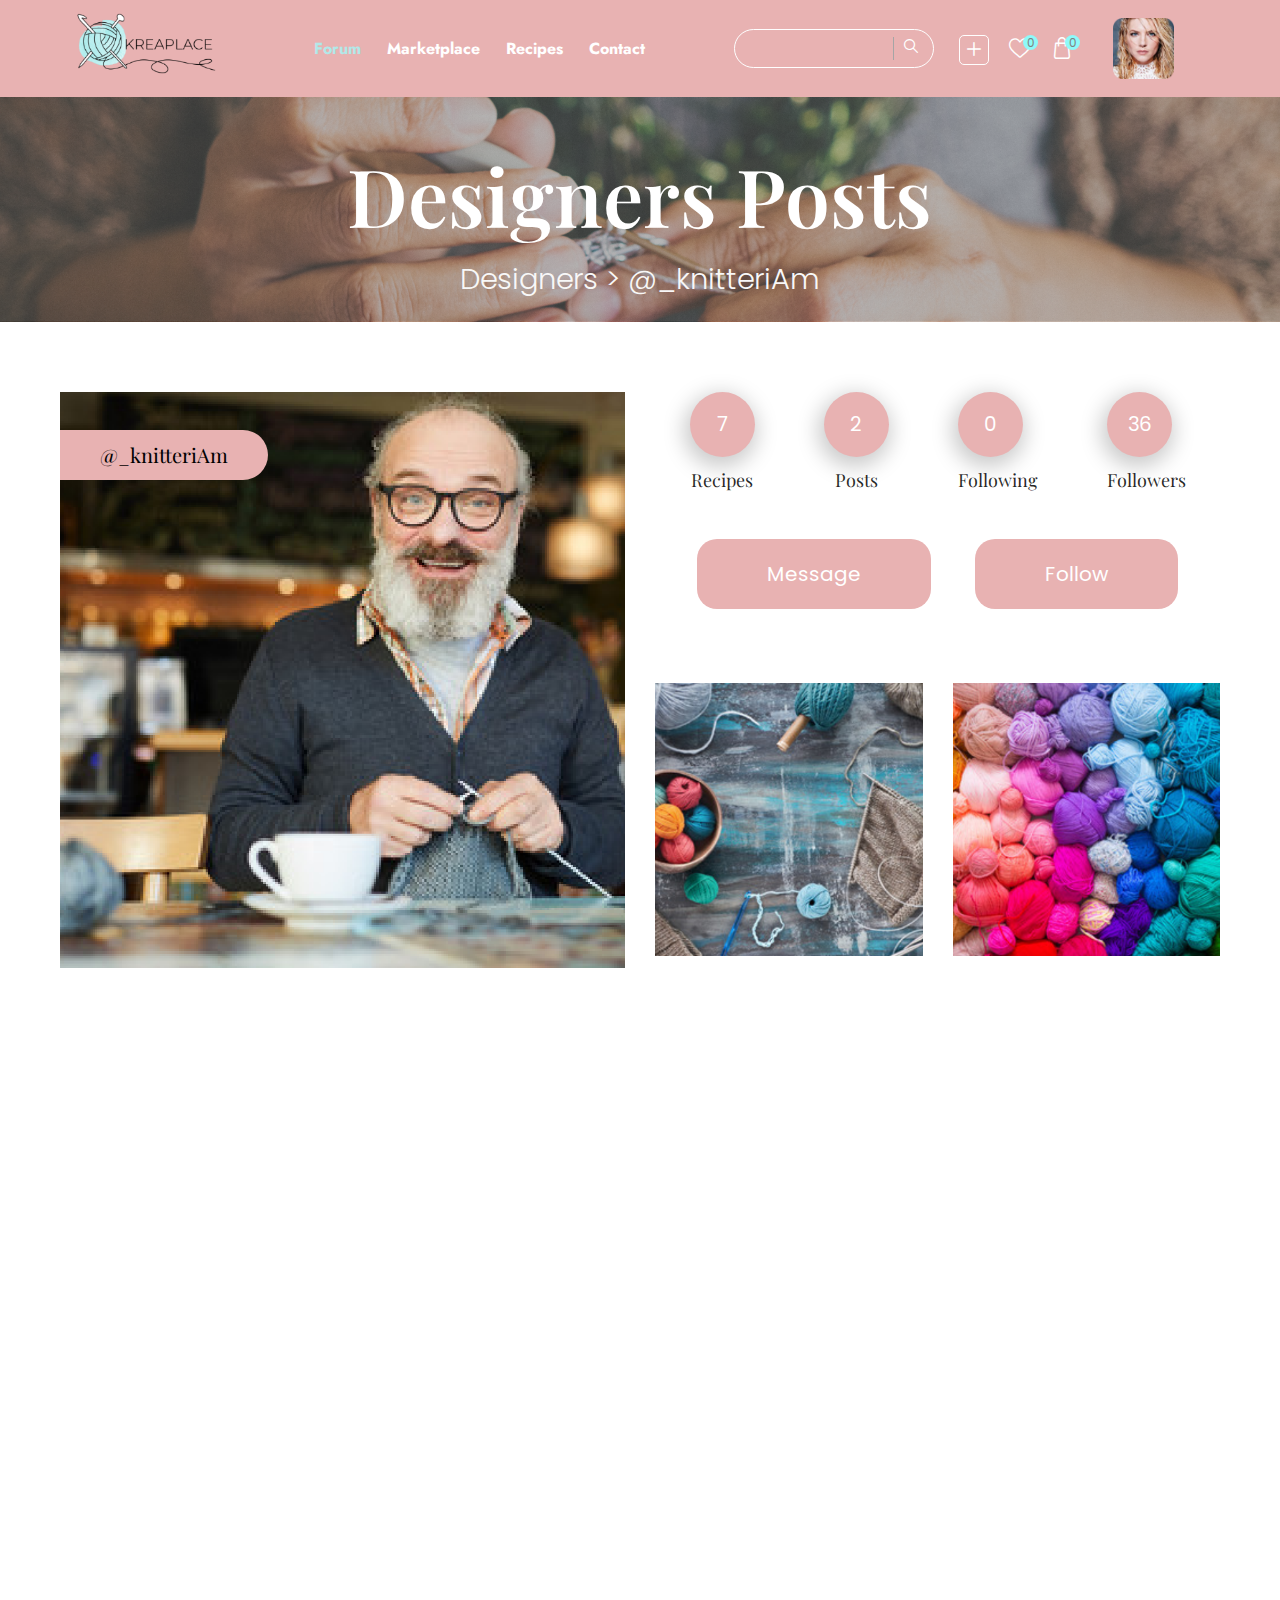
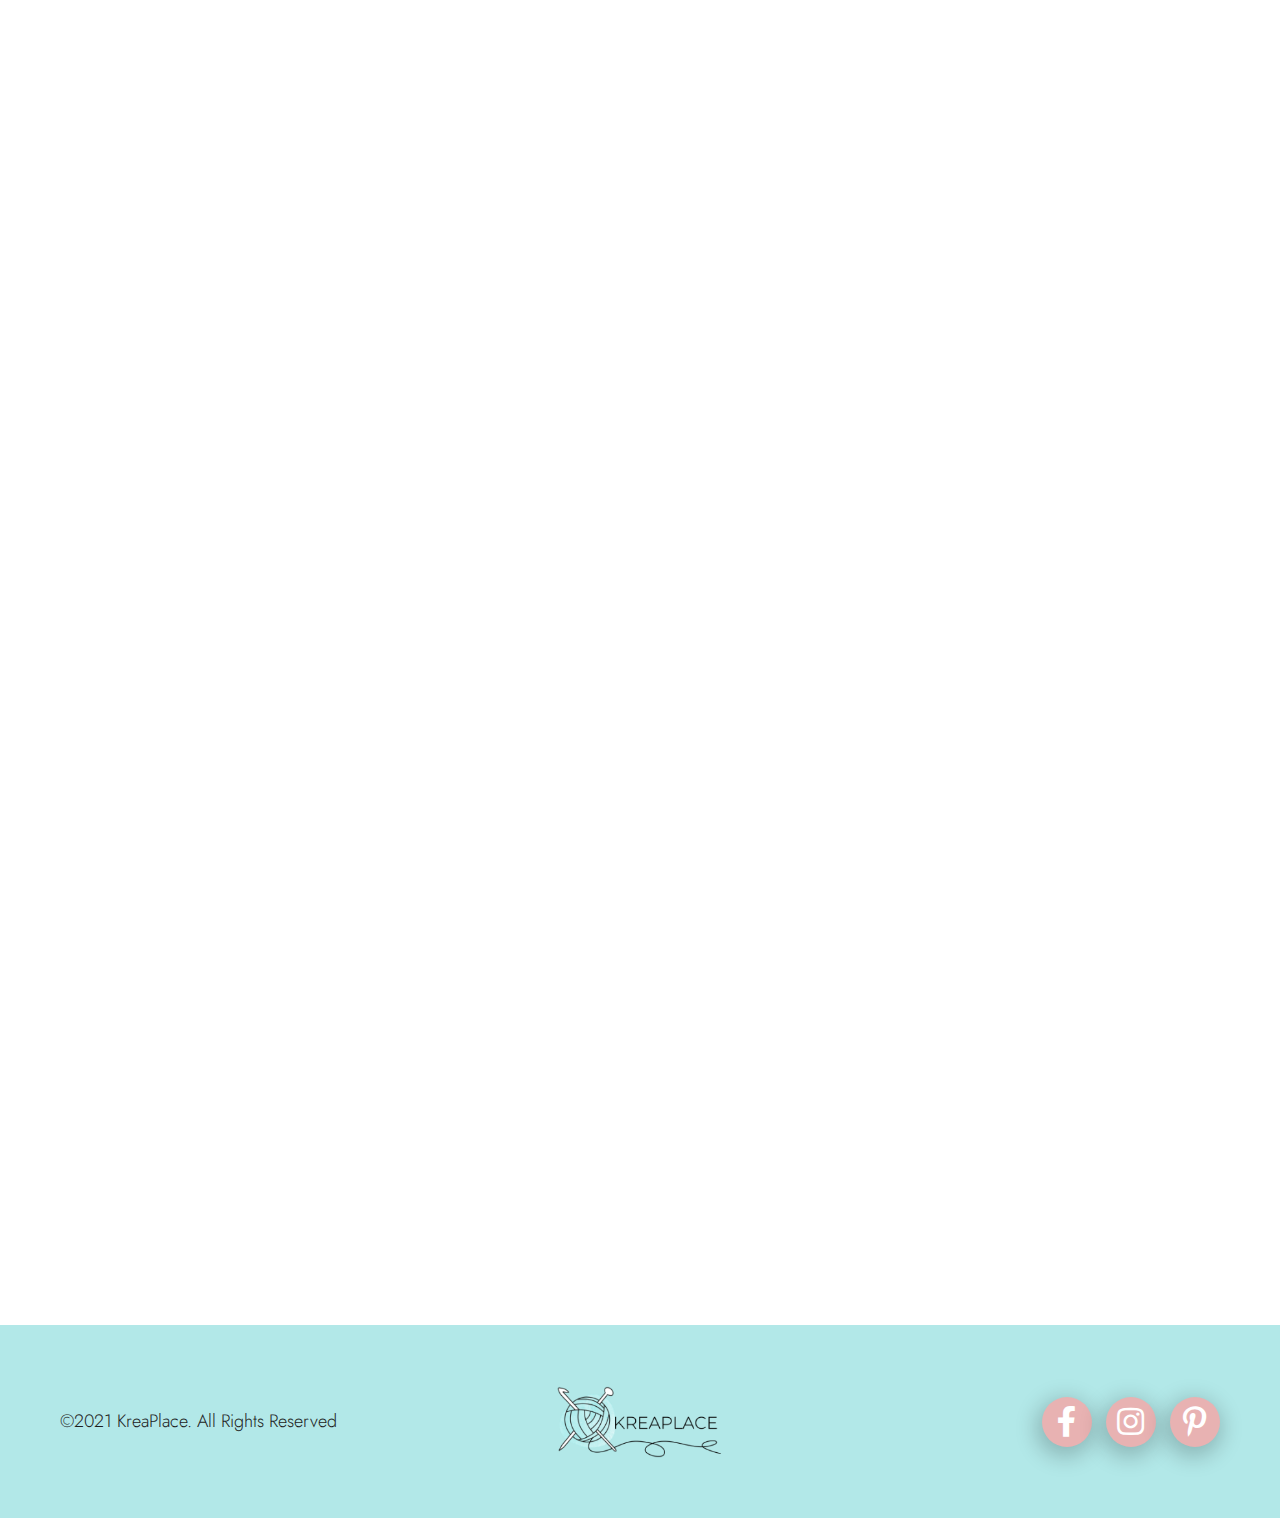
<file: index.html>
<!doctype html>
<html lang="en">

    <head>
        <!-- Title  -->
        <title>KreaPlace</title>

        <!-- Required meta tags -->
        <meta charset="utf-8">
        <meta name="viewport" content="width=device-width, initial-scale=1, shrink-to-fit=no">
        <!-- font awsome -->
        <link rel="stylesheet" href="css/fontawsome_all.min.css">
        <!-- Bootstrap CSS -->
        <link rel="stylesheet" href="css/bootstrap.min.css">
        <!-- flat icon -->
        <link rel="stylesheet" type="text/css" href="font/flaticon.css">
        <link rel="stylesheet" href="css/aos.css">

        <!-- custom css  -->
        <link rel="stylesheet" href="css/style.css">
        <link rel="stylesheet" href="css/responsive.css">
    </head>

    <body data-spy="scroll" data-target=".navbar" data-offset="100">
        <!--01_header area start here -->
        <header id="header_section">
            <nav class="navbar navbar-expand-lg">
                <div class="container">
                    <div class="row w-100">
                        <div class="col-lg-2 col-4  order-lg-1  order-2  order-sm-2">
                            <a class="navbar-brand" href="#"><img src="images/Kreaplace_bl1_e.png"
                                    class="w-100 img-fluid" alt="Logo"></a>
                        </div>
                        <div class="col-lg-5  col-4 order-lg-2  order-1  order-sm-1 align-self-center">
                            <div class="nav_wrapper">
                                <button class="navbar-toggler mobile_menu" type="button" data-bs-toggle="collapse"
                                    data-bs-target="#navbarSupportedContent" aria-controls="navbarSupportedContent"
                                    aria-expanded="false" aria-label="Toggle navigation">
                                    <span class="navbar-toggler-icon"></span>
                                    <span class="navbar-toggler-icon"></span>
                                    <span class="navbar-toggler-icon"></span>
                                </button>
                                <div class="collapse navbar-collapse" id="navbarSupportedContent">
                                    <div class="container-md container-sm text-center">
                                        <ul class="navbar-nav me-auto mb-2 mb-lg-0">
                                            <li class="nav-item">
                                                <a class="nav-link active" aria-current="page"
                                                    href="index.html">Forum</a>
                                            </li>
                                            <li class="nav-item">
                                                <a class="nav-link" href="#features_section">Marketplace</a>
                                            </li>
                                            <li class="nav-item">
                                                <a class="nav-link" href="#project_section">Recipes</a>
                                            </li>
                                            <li class="nav-item">
                                                <a class="nav-link" href="#footer_section">Contact</a>
                                            </li>
                                        </ul>
                                    </div>
                                </div>
                            </div>
                        </div>
                        <div
                            class="col-lg-5 col-4 order-lg-3  order-3 order-sm-3 w-100 align-self-center justify-self-end">
                            <form class="d-flex align-items-center justify-content-end">
                                <div class="icon d-flex">
                                    <div class="search">
                                        <input type="search">
                                        <a href="#"><i class="flaticon-loupe"></i></a>
                                    </div>
                                    <div class="header_icon icon_left">
                                        <a href="#"><i class="flaticon-plus"></i></a>
                                    </div>
                                    <div class="header_icon">
                                        <a href="#"><i class="flaticon-heart" aria-hidden="true"></i></a>
                                        <span>0</span>
                                    </div>
                                    <div class="header_icon">
                                        <a href="#"><i class="flaticon-bag"></i></a>
                                        <span>0</span>
                                    </div>
                                </div>
                                <div class="user_img">
                                    <a href="#"> <img src="images/Rectangle_4.png" alt="User image"
                                            class="img-fluid w-100"></a>
                                </div>
                            </form>
                        </div>
                    </div>
                </div>
            </nav>
        </header>
        <!-- 01_header area end here -->

        <!-- 02_banner area start here -->
        <section id="banner_section" class="banner_section" data-aos="fade-up">
            <div class="container">
                <div class="row">
                    <div class="col-lg-8 m-auto text-center">
                        <h1> Designers Posts </h1>
                        <div class="breadcame">
                            <span> <a href="#">Designers </a>> @_knitteriAm</span>
                        </div>
                    </div>
                </div>
            </div>
        </section>
        <!-- 02_banner area end here -->

        <!-- 03_features area start here -->
        <section id="features_section" class="features_section">
            <div class="container">
                <div class="row" data-aos="fade-up" data-aos-duration="1500">
                    <div class="col-lg-6 col-md-6">
                        <div class="fs-img1">
                            <img src="images/rectangle-12.png" alt="Features img" class="w-100 img-fluid">
                            <div class="writer_name">
                                <p>@_knitteriAm</p>
                            </div>
                            <div class="writer_text">
                                <p>Est perspiciatis cupiditate distinctio officiis officia beatae vero assumenda
                                    voluptatum. Omnis nulla quos cumque id, necessitatibus sed in exercitationem
                                    adipisci, harum velit nam nihil eaque eveniet veniam eos quo, minima qui, rem </p>
                                <i class="flaticon-pause-button"></i>
                            </div>
                        </div>
                    </div>
                    <div class="col-lg-6 col-md-6">
                        <div class="social_details">
                            <div class="meadia_followers d-flex text-center justify-content-around">
                                <div class="item">
                                    <span class="spring">20</span>
                                    <p> Recipes </p>
                                </div>
                                <div class="item">
                                    <span class="spring">6</span>
                                    <p> Posts </p>
                                </div>
                                <div class="item">
                                    <span class="spring">1</span>
                                    <p> Following</p>
                                </div>
                                <div class="item">
                                    <span class="spring">100</span>
                                    <p> Followers </p>
                                </div>
                            </div>
                        </div>
                        <div class="fs_btn text-center">
                            <a href="#">Message</a>
                            <a href="#">Follow</a>
                        </div>
                        <div class="social_img mt-5">
                            <div class="row">
                                <div class="col-lg-6 col-sm-6">
                                    <img src="images/rectangle-13.png" alt="Features photo" class="w-100 img-fluid">
                                </div>
                                <div class="col-lg-6  col-sm-6">
                                    <img src="images/rectangle-13_dw.png" alt="Features Photo" class="w-100 img-fluid">
                                </div>
                            </div>
                        </div>
                    </div>
                </div>
            </div>
        </section>
        <!-- 03_features area end here -->

        <!-- 04_Project area start here -->
        <section id="project_section" class="project_section banner_mixitup">
            <div class="section_title" data-aos="fade-up" data-aos-duration="1500">
                <p> Some of my best work: </p>
            </div>
            <div class="project_nav-1 text-center" data-aos="fade-up" data-aos-duration="1500">
                <a href="#" class="active"> Recipes </a>
                <a href="#"> Posts </a>
            </div>
            <div class="container-fluid position-relative" data-aos="fade-up" data-aos-duration="1500">
                <div class="project_nav-2 text-center">
                    <button class="filter" data-filter=".women">Women</button>
                    <button class="filter" data-filter=".kids">Kids</button>
                    <button class="filter" data-filter=".man">Men</button>
                    <button class="filter" data-filter=".home">Home</button>
                    <button class="filter" data-filter=".others">Other</button>
                    </ul>
                </div>
                <div class="project_dropdown">
                    <span>Trending <i class="fa fa-chevron-down" aria-hidden="true"></i></span>
                    <ul>
                        <li><a href="#">New</a></li>
                        <li><a href="#">Free</a></li>
                        <li><a href="#">Top Rated</a></li>
                    </ul>
                </div>
            </div>
            <div class="container">
                <div class="grp">
                    <div class="project_item mix others" data-aos="fade-up" data-aos-duration="1500">
                        <div class="project_single_img position-relative">
                            <img src="images/Rectangle_2.png" alt="Project-images" class="w-100 img-fluid">
                            <div class="overlay_icon">
                                <div class="icon">
                                    <i class="flaticon-like"></i>
                                </div>
                                <div class="icon">
                                    <i class="flaticon-bookmark"></i>
                                </div>
                            </div>
                            <div class="overlay-text">
                                <h3> Musse Nusseklud </h3>
                                <span> @_knitteriAm </span>
                                <p>15DKR</p>
                            </div>
                        </div>
                    </div>
                    <div class="project_item mix kids " data-aos="fade-up" data-aos-duration="1500">
                        <div class="project_single_img">
                            <img src="images/Rectangle_2_ea.png" alt="Project-images" class="w-100 img-fluid">
                            <div class="overlay_icon">
                                <div class="icon">
                                    <i class="flaticon-like"></i>
                                </div>
                                <div class="icon">
                                    <i class="flaticon-bookmark"></i>
                                </div>
                            </div>
                            <div class="overlay-text">
                                <h3> Musse Nusseklud </h3>
                                <span> @_knitteriAm </span>
                                <p>15DKR</p>
                            </div>
                        </div>
                    </div>
                    <div class="project_item mix man " data-aos="fade-up" data-aos-duration="1500">
                        <div class="project_single_img">
                            <img src="images/Rectangle_2_g.png" alt="Project-images" class="w-100 img-fluid">
                            <div class="overlay_icon">
                                <div class="icon">
                                    <i class="flaticon-like"></i>
                                </div>
                                <div class="icon">
                                    <i class="flaticon-bookmark"></i>
                                </div>
                            </div>
                            <div class="overlay-text">
                                <h3> Musse Nusseklud </h3>
                                <span> @_knitteriAm </span>
                                <p>15DKR</p>
                            </div>
                        </div>
                    </div>
                    <div class="project_item  mix women" data-aos="fade-up" data-aos-duration="1500">
                        <div class="project_single_img">
                            <img src="images/Rectangle_2_gt.png" alt="Project-images" class="w-100 img-fluid">
                            <div class="overlay_icon">
                                <div class="icon">
                                    <i class="flaticon-like"></i>
                                </div>
                                <div class="icon">
                                    <i class="flaticon-bookmark"></i>
                                </div>
                            </div>
                            <div class="overlay-text">
                                <h3> Musse Nusseklud </h3>
                                <span> @_knitteriAm </span>
                                <p>15DKR</p>
                            </div>
                        </div>
                    </div>
                    <div class="project_item mix others " data-aos="fade-up" data-aos-duration="1500">
                        <div class="project_single_img">
                            <img src="images/Rectangle_2_ek.png" alt="Project-images" class="w-100 img-fluid">
                            <div class="overlay_icon">
                                <div class="icon">
                                    <i class="flaticon-like"></i>
                                </div>
                                <div class="icon">
                                    <i class="flaticon-bookmark"></i>
                                </div>
                            </div>
                            <div class="overlay-text">
                                <h3> Musse Nusseklud </h3>
                                <span> @_knitteriAm </span>
                                <p>15DKR</p>
                            </div>
                        </div>
                    </div>
                    <div class="project_item  mix home" data-aos="fade-up" data-aos-duration="1500">
                        <div class="project_single_img">
                            <img src="images/Rectangle_2_f.png" alt="Project-images" class="w-100 img-fluid">
                            <div class="overlay_icon">
                                <div class="icon">
                                    <i class="flaticon-like"></i>
                                </div>
                                <div class="icon">
                                    <i class="flaticon-bookmark"></i>
                                </div>
                            </div>
                            <div class="overlay-text">
                                <h3> Musse Nusseklud </h3>
                                <span> @_knitteriAm </span>
                                <p>15DKR</p>
                            </div>
                        </div>
                    </div>
                    <div class="project_item  mix man" data-aos="fade-up" data-aos-duration="1500">
                        <div class="project_single_img">
                            <img src="images/Rectangle_2_gj.png" alt="Project-images" class="w-100 img-fluid">
                            <div class="overlay_icon">
                                <div class="icon">
                                    <i class="flaticon-like"></i>
                                </div>
                                <div class="icon">
                                    <i class="flaticon-bookmark"></i>
                                </div>
                            </div>
                            <div class="overlay-text">
                                <h3> Musse Nusseklud </h3>
                                <span> @_knitteriAm </span>
                                <p>15DKR</p>
                            </div>
                        </div>
                    </div>
                    <div class="project_item mix home" data-aos="fade-up" data-aos-duration="1500">
                        <div class="project_single_img">
                            <img src="images/Rectangle_2_eu.png" alt="Project-images" class="w-100 img-fluid">
                            <div class="overlay_icon">
                                <div class="icon">
                                    <i class="flaticon-like"></i>
                                </div>
                                <div class="icon">
                                    <i class="flaticon-bookmark"></i>
                                </div>
                            </div>
                            <div class="overlay-text">
                                <h3> Musse Nusseklud </h3>
                                <span> @_knitteriAm </span>
                                <p>15DKR</p>
                            </div>
                        </div>
                    </div>
                    <div class="project_item  mix women" data-aos="fade-up" data-aos-duration="1500">
                        <div class="project_single_img">
                            <img src="images/Rectangle_2_fp.png" alt="Project-images" class="w-100 img-fluid">
                            <div class="overlay_icon">
                                <div class="icon">
                                    <i class="flaticon-like"></i>
                                </div>
                                <div class="icon">
                                    <i class="flaticon-bookmark"></i>
                                </div>
                            </div>
                            <div class="overlay-text">
                                <h3> Musse Nusseklud </h3>
                                <span> @_knitteriAm </span>
                                <p>15DKR</p>
                            </div>
                        </div>
                    </div>
                    <div class="project_item  mix other" data-aos="fade-up" data-aos-duration="1500">
                        <div class="project_single_img">
                            <img src="images/Rectangle_2_fe.png" alt="Project-images" class="w-100 img-fluid">
                            <div class="overlay_icon">
                                <div class="icon">
                                    <i class="flaticon-like"></i>
                                </div>
                                <div class="icon">
                                    <i class="flaticon-bookmark"></i>
                                </div>
                            </div>
                            <div class="overlay-text py-1">
                                <h3> Musse Nusseklud </h3>
                                <span> @_knitteriAm </span>
                                <p>15DKR</p>
                            </div>
                        </div>
                    </div>
                    <div class="project_item  mix kids" data-aos="fade-up" data-aos-duration="1500">
                        <div class="project_single_img">
                            <img src="images/Rectangle_2_e.png" alt="Project-images" class="w-100 img-fluid">
                            <div class="overlay_icon">
                                <div class="icon">
                                    <i class="flaticon-like"></i>
                                </div>
                                <div class="icon">
                                    <i class="flaticon-bookmark"></i>
                                </div>
                            </div>
                            <div class="overlay-text">
                                <h3> Musse Nusseklud </h3>
                                <span> @_knitteriAm </span>
                                <p>15DKR</p>
                            </div>
                        </div>
                    </div>
                    <div class="project_item mix kids " data-aos="fade-up" data-aos-duration="1500">
                        <div class="project_single_img">
                            <img src="images/Rectangle_2_fz.png" alt="Project-images" class="w-100 img-fluid">
                            <div class="overlay_icon">
                                <div class="icon">
                                    <i class="flaticon-like"></i>
                                </div>
                                <div class="icon">
                                    <i class="flaticon-bookmark"></i>
                                </div>
                            </div>
                            <div class="overlay-text">
                                <h3> Musse Nusseklud </h3>
                                <span> @_knitteriAm </span>
                                <p>15DKR</p>
                            </div>
                        </div>
                    </div>
                </div>
            </div>
        </section>

        <!-- 04_Project area end here -->


        <!--_footer area start here -->
        <footer id="footer_section">
            <div class="container">
                <div class="row">
                    <div class="col-lg-5 order-lg-1 order-3">
                        <div class="copyright text-center text-lg-left">
                            <p>&copy;2021 KreaPlace. All Rights Reserved</p>
                        </div>
                    </div>
                    <div class="col-lg-2 col-4 m-auto align-self-center h-100 order-lg-2 order-1">
                        <div class="footer_logo">
                            <img src="images/Kreaplace_bl1.png" alt="Logo" class="w-100 img-fluid">
                        </div>
                    </div>
                    <div class="col-lg-5 align-self-center h-100 order-lg-3 order-2">
                        <div class="social_icon text-center text-lg-right">
                            <a href="#"> <i class="fab fa-facebook-f" aria-hidden="true"></i></a>
                            <a href="#"><i class="fab fa-instagram" aria-hidden="true"></i></a>
                            <a href="#"> <i class="fab fa-pinterest-p" aria-hidden="true"></i></a>
                        </div>
                    </div>
                </div>
            </div>
        </footer>
        <!--_footer area end here -->

        <!-- Optional JavaScript -->
        <!-- jQuery first, bootstrap bundle -->
        <script src="js/jquery-1.12.4.min.js"></script>
        <script src="js/bootstrap.bundle.min.js"></script>
        <script src="js/jquery.counterup.min.js"></script>
        <script src="js/waypoints.min.js"></script>
        <script src="js/jquery.mixitup.js"></script>
        <script src="js/aos.js"></script>
        <!-- plugin jquery start here -->

        <!-- plugin jquery end here -->

        <!-- custom js -->
        <script src="js/app.js"></script>
    </body>

</html>
</file>
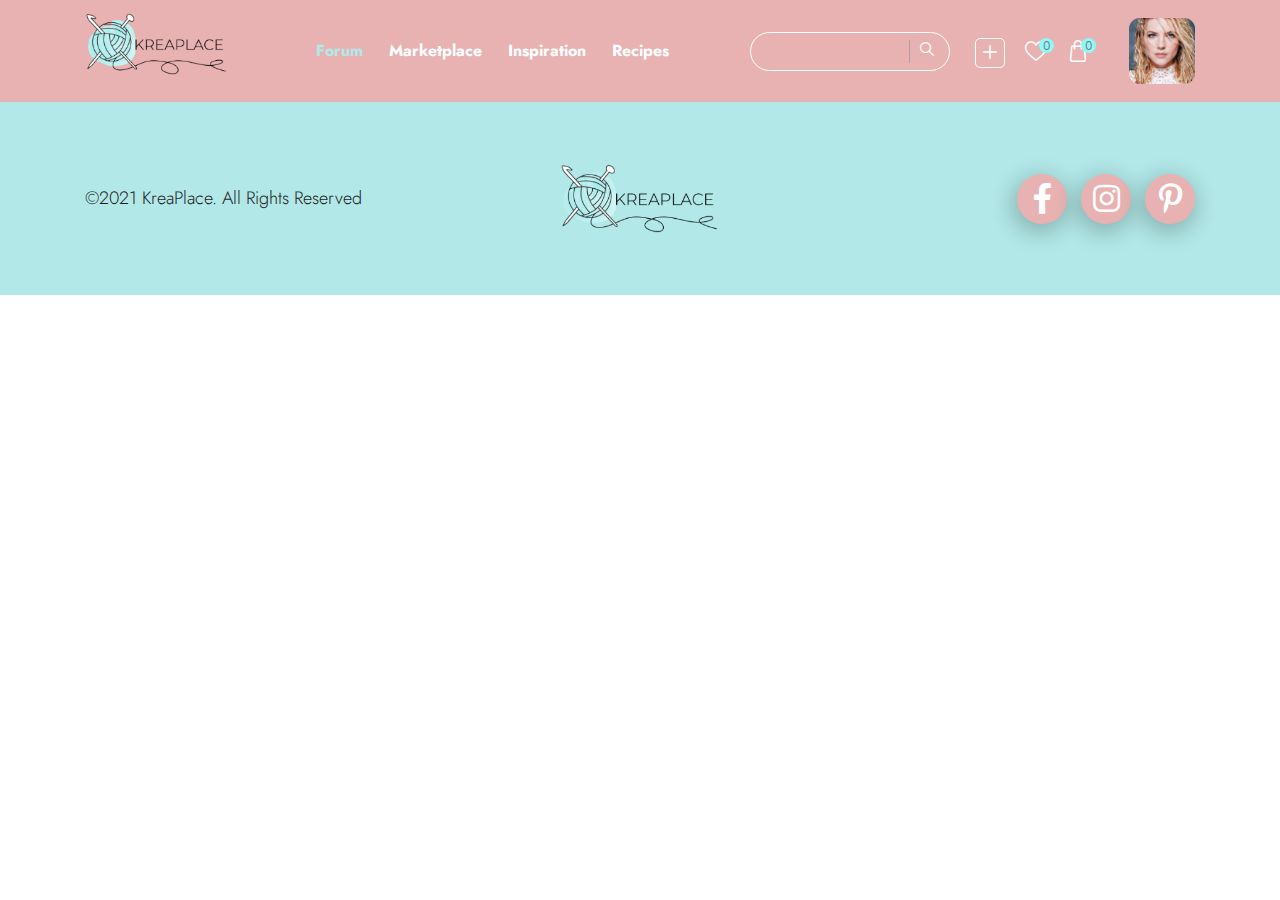
<file: base.html>
<!doctype html>
<html lang="en">

    <head>
        <!-- Title  -->
        <title>KreaPlace</title>

        <!-- Required meta tags -->
        <meta charset="utf-8">
        <meta name="viewport" content="width=device-width, initial-scale=1, shrink-to-fit=no">

        <!-- font awsome -->
        <link rel="stylesheet" href="css/fontawsome_all.min.css">
        <!-- Bootstrap CSS -->
        <link rel="stylesheet" href="css/bootstrap.min.css">
        <!-- flat icon -->
        <link rel="stylesheet" type="text/css" href="font/flaticon.css">

        <!-- custom css  -->
        <link rel="stylesheet" href="css/style.css">
    </head>

    <body>
        <!--01_header area start here -->
        <header id="header_section">
            <nav class="navbar navbar-expand-lg">
                <div class="container">
                    <button class="navbar-toggler" type="button" data-bs-toggle="collapse"
                        data-bs-target="#navbarSupportedContent" aria-controls="navbarSupportedContent"
                        aria-expanded="false" aria-label="Toggle navigation">
                        <span class="navbar-toggler-icon"></span>
                    </button>
                    <div class="row">
                        <div class="col-lg-2">
                            <a class="navbar-brand" href="#"><img src="images/Kreaplace_bl1_e.png"
                                    class="w-100 img-fluid" alt="Logo"></a>
                        </div>
                        <div class="col-lg-5 align-self-center">
                            <div class="collapse navbar-collapse" id="navbarSupportedContent">
                                <ul class="navbar-nav me-auto mb-2 mb-lg-0">
                                    <li class="nav-item">
                                        <a class="nav-link active" aria-current="page" href="#">Forum</a>
                                    </li>
                                    <li class="nav-item">
                                        <a class="nav-link" href="#">Marketplace</a>
                                    </li>
                                    <li class="nav-item">
                                        <a class="nav-link" href="#">Inspiration</a>
                                    </li>
                                    <li class="nav-item">
                                        <a class="nav-link" href="#">Recipes</a>
                                    </li>
                                </ul>
                            </div>
                        </div>
                        <div class="col-lg-5 w-100">
                            <form class="d-flex align-items-center justify-content-flex-end">
                                <div class="icon d-flex">
                                    <div class="search">
                                        <input type="search">
                                        <a href="#"><i class="flaticon-loupe"></i></a>
                                    </div>
                                    <div class="header_icon icon_left">
                                        <a href="#"><i class="flaticon-plus"></i></a>
                                    </div>
                                    <div class="header_icon">
                                        <a href="#"><i class="flaticon-heart" aria-hidden="true"></i></a>
                                        <span>0</span>
                                    </div>
                                    <div class="header_icon">
                                        <a href="#"><i class="flaticon-bag"></i></a>
                                        <span>0</span>
                                    </div>
                                </div>
                                <div class="user_img">
                                    <a href="#"> <img src="images/Rectangle_4.png" alt="User image"
                                            class="img-fluid w-100"></a>
                                </div>
                            </form>
                        </div>
                    </div>
                </div>
            </nav>
        </header>
        <!-- 01_header area end here -->


        <!--_footer area start here -->
        <footer id="footer_section">
            <div class="container">
                <div class="row">
                    <div class="col-lg-5">
                        <div class="copyright">
                            <p>&copy;2021 KreaPlace. All Rights Reserved</p>
                        </div>
                    </div>
                    <div class="col-lg-2 align-self-center h-100">
                        <div class="footer_logo">
                            <img src="images/Kreaplace_bl1.png" alt="Logo" class="w-100 img-fluid">
                        </div>
                    </div>
                    <div class="col-lg-5 align-self-center h-100">
                        <div class="social_icon text-right">
                            <a href="#"> <i class="fab fa-facebook-f" aria-hidden="true"></i></a>
                            <a href="#"><i class="fab fa-instagram" aria-hidden="true"></i></a>
                            <a href="#"> <i class="fab fa-pinterest-p" aria-hidden="true"></i></a>
                        </div>
                    </div>
                </div>
            </div>
        </footer>
        <!--_footer area end here -->

        <!-- Optional JavaScript -->

        <!-- jQuery first, bootstrap bundle -->
        <script src="js/jquery-1.12.4.min.js"></script>
        <script src="js/bootstrap.bundle.min.js"></script>
        <!-- plugin jquery start here -->

        <!-- plugin jquery end here -->

        <!-- custom js -->
        <script src="js/app.js"></script>
    </body>

</html>
</file>
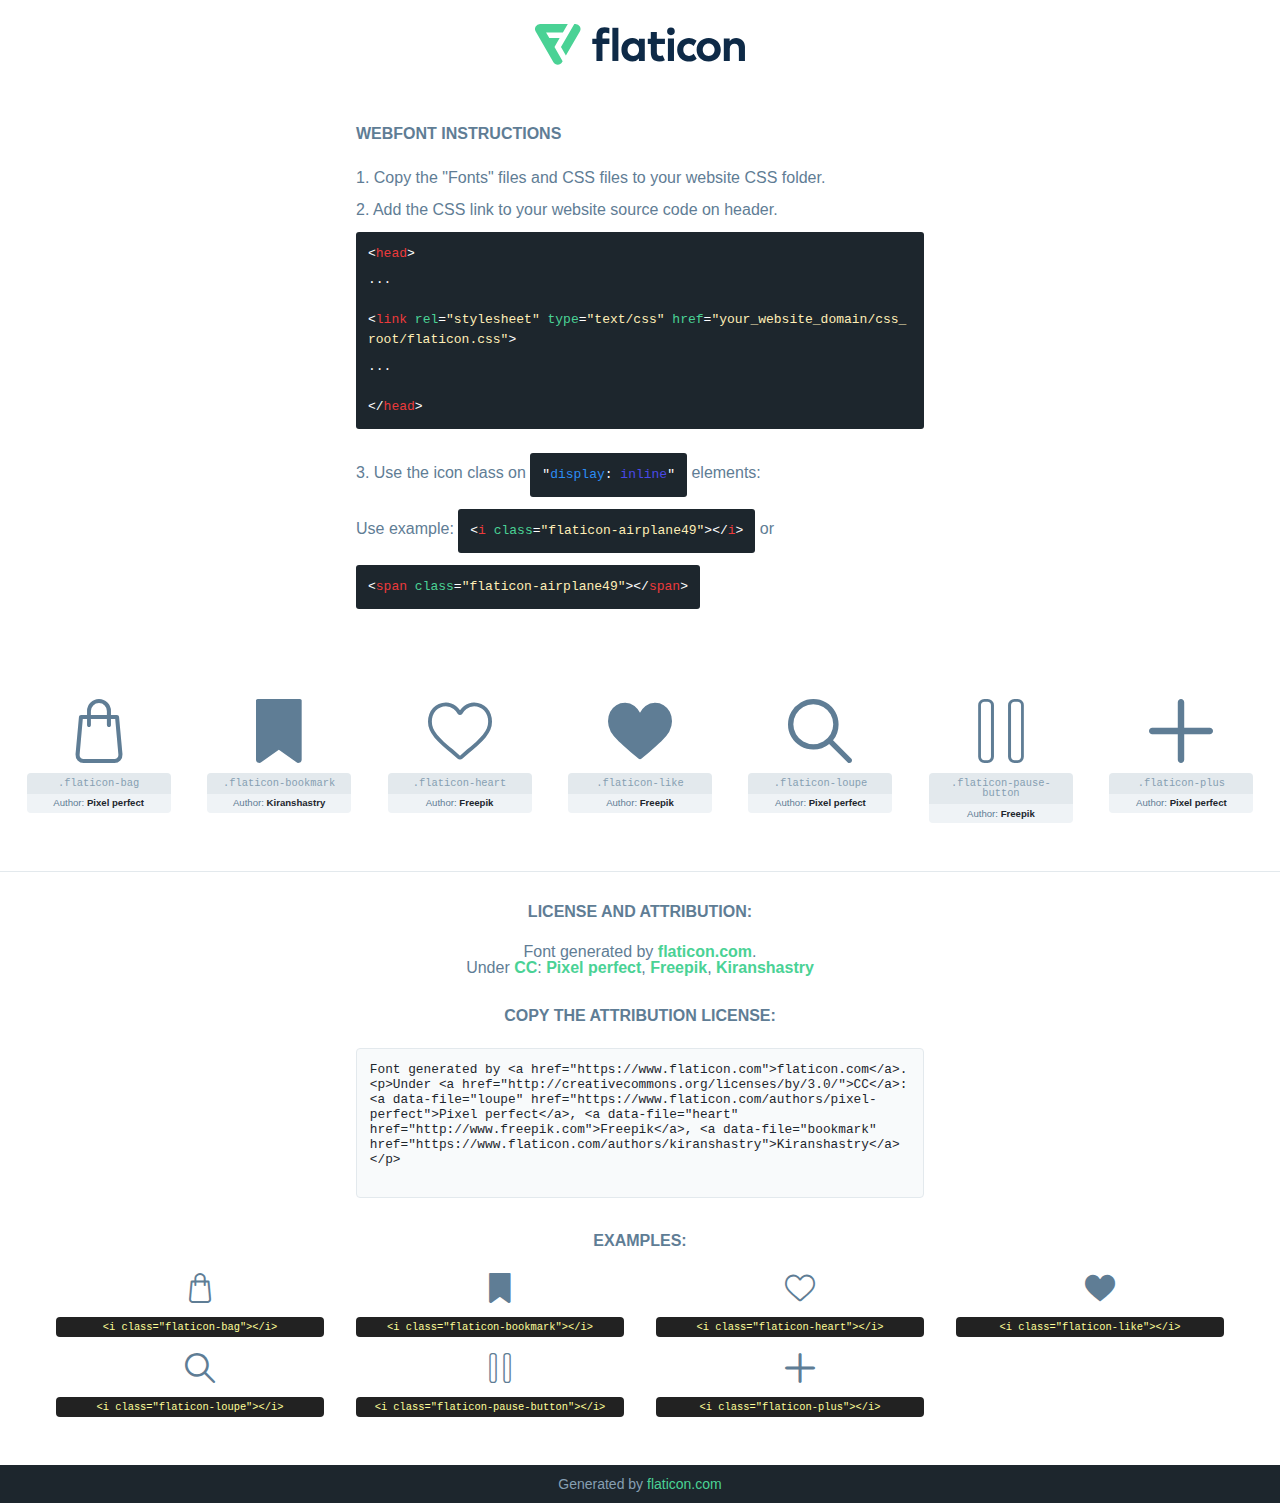
<file: font/flaticon.html>
<!DOCTYPE html>
<html lang="en">
<head>
    <title>Flaticon Webfont</title>
    <link rel="stylesheet" type="text/css" href="flaticon.css"/>
    <meta charset="UTF-8">
    <style>
        html, body, div, span, applet, object, iframe,
        h1, h2, h3, h4, h5, h6, p, blockquote, pre,
        a, abbr, acronym, address, big, cite, code,
        del, dfn, em, img, ins, kbd, q, s, samp,
        small, strike, strong, sub, sup, tt, var,
        b, u, i, center,
        dl, dt, dd, ol, ul, li,
        fieldset, form, label, legend,
        table, caption, tbody, tfoot, thead, tr, th, td,
        article, aside, canvas, details, embed,
        figure, figcaption, footer, header, hgroup,
        menu, nav, output, ruby, section, summary,
        time, mark, audio, video {
            margin: 0;
            padding: 0;
            border: 0;
            font-size: 100%;
            font: inherit;
            vertical-align: baseline;
        }

        /* HTML5 display-role reset for older browsers */
        article, aside, details, figcaption, figure,
        footer, header, hgroup, menu, nav, section {
            display: block;
        }

        body {
            line-height: 1;
        }

        ol, ul {
            list-style: none;
        }

        blockquote, q {
            quotes: none;
        }

        blockquote:before, blockquote:after,
        q:before, q:after {
            content: '';
            content: none;
        }

        table {
            border-collapse: collapse;
            border-spacing: 0;
        }

        body {
            font-family: Helvetica, Arial, sans-serif;
            font-size: 16px;
            color: #5f7d95;
        }

        a {
            color: #4AD295;
            font-weight: bold;
            text-decoration: none;
        }

        * {
            -moz-box-sizing: border-box;
            -webkit-box-sizing: border-box;
            box-sizing: border-box;
            margin: 0;
            padding: 0;
        }

        [class^="flaticon-"]:before, [class*=" flaticon-"]:before, [class^="flaticon-"]:after, [class*=" flaticon-"]:after {
            font-family: Flaticon;
            font-size: 30px;
            font-style: normal;
            margin-left: 20px;
            color: #333;
        }

        .wrapper {
            max-width: 600px;
            margin: auto;
            padding: 0 1em;
        }

        .title {
            margin-bottom: 24px;
            text-transform: uppercase;
            font-weight: bold;
        }

        header {
            text-align: center;
            padding: 24px;
        }

        header .logo {
            width: 210px;
            height: auto;
            border: none;
            display: inline-block;
        }

        header strong {
            font-size: 28px;
            font-weight: 500;
            vertical-align: middle;
        }

        .demo {
            margin: 2em auto;
            line-height: 1.25em;
        }

        .demo ul li {
            margin-bottom: 12px;
        }

        .demo ul li code {
            background-color: #1D262D;
            border-radius: 3px;
            padding: 12px;
            display: inline-block;
            color: #fff;
            font-family: Consolas, Monaco, Lucida Console, Liberation Mono, DejaVu Sans Mono, Bitstream Vera Sans Mono, Courier New, monospace;
            font-weight: lighter;
            margin-top: 12px;
            font-size: 13px;
            word-break: break-all;
        }

        .demo ul li code .red {
            color: #EC3A3B;
        }

        .demo ul li code .green {
            color: #4AD295;
        }

        .demo ul li code .yellow {
            color: #FFEEB6;
        }

        .demo ul li code .blue {
            color: #2C8CF4;
        }

        .demo ul li code .purple {
            color: #4949E7;
        }

        .demo ul li code .dots {
            margin-top: 0.5em;
            display: block;
        }

        #glyphs {
            border-bottom: 1px solid #E3E9ED;
            padding: 2em 0;
            text-align: center;
        }

        .glyph {
            display: inline-block;
            width: 9em;
            margin: 1em;
            text-align: center;
            vertical-align: top;
            background: #FFF;
        }

        .glyph .flaticon {
            padding: 10px;
            display: block;
            font-family: "Flaticon";
            font-size: 64px;
            line-height: 1;
        }

        .glyph .flaticon:before {
            font-size: 64px;
            color: #5f7d95;
            margin-left: 0;
        }

        .class-name {
            font-size: 0.65em;
            background-color: #E3E9ED;
            color: #869FB2;
            border-radius: 4px 4px 0 0;
            padding: 0.5em;
            font-family: Consolas, Monaco, Lucida Console, Liberation Mono, DejaVu Sans Mono, Bitstream Vera Sans Mono, Courier New, monospace;
        }

        .author-name {
            font-size: 0.6em;
            background-color: #EFF3F6;
            border-top: 0;
            border-radius: 0 0 4px 4px;
            padding: 0.5em;
        }

        .author-name a {
            color: #1D262D;
        }

        .class-name:last-child {
            font-size: 10px;
            color: #888;
        }

        .class-name:last-child a {
            font-size: 10px;
            color: #555;
        }

        .glyph > input {
            display: block;
            width: 100px;
            margin: 5px auto;
            text-align: center;
            font-size: 12px;
            cursor: text;
        }

        .glyph > input.icon-input {
            font-family: "Flaticon";
            font-size: 16px;
            margin-bottom: 10px;
        }

        .attribution .title {
            margin-top: 2em;
        }

        .attribution textarea {
            background-color: #F8FAFB;
            color: #1D262D;
            padding: 1em;
            border: none;
            box-shadow: none;
            border: 1px solid #E3E9ED;
            border-radius: 4px;
            resize: none;
            width: 100%;
            height: 150px;
            font-size: 0.8em;
            font-family: Consolas, Monaco, Lucida Console, Liberation Mono, DejaVu Sans Mono, Bitstream Vera Sans Mono, Courier New, monospace;
            -webkit-appearance: none;
        }

        .attribution textarea:hover {
            border-color: #CFD9E0;
        }

        .attribution textarea:focus {
            border-color: #4AD295;
        }

        .iconsuse {
            margin: 2em auto;
            text-align: center;
            max-width: 1200px;
        }

        .iconsuse:after {
            content: '';
            display: table;
            clear: both;
        }

        .iconsuse .image {
            float: left;
            width: 25%;
            padding: 0 1em;
        }

        .iconsuse .image p {
            margin-bottom: 1em;
        }

        .iconsuse .image span {
            display: block;
            font-size: 0.65em;
            background-color: #222;
            color: #fff;
            border-radius: 4px;
            padding: 0.5em;
            color: #FFFF99;
            margin-top: 1em;
            font-family: Consolas, Monaco, Lucida Console, Liberation Mono, DejaVu Sans Mono, Bitstream Vera Sans Mono, Courier New, monospace;
        }

        .flaticon:before {
            color: #5f7d95;
        }

        #footer {
            text-align: center;
            background-color: #1D262D;
            color: #869FB2;
            padding: 12px;
            font-size: 14px;
        }

        #footer a {
            font-weight: normal;
        }

        @media (max-width: 960px) {
            .iconsuse .image {
                width: 50%;
            }
        }

        .preview {
            width: 100px;
            display: inline-block;
            margin: 10px;
        }

        .preview .inner {
            display: inline-block;
            width: 100%;
            text-align: center;
            background: #f5f5f5;
            -webkit-border-radius: 3px 3px 0 0;
            -moz-border-radius: 3px 3px 0 0;
            border-radius: 3px 3px 0 0;
        }

        .preview .inner  {
            line-height: 85px;
            font-size: 40px;
            color: #333;
        }

        .label {
            display: inline-block;
            width: 100%;
            box-sizing: border-box;
            padding: 5px;
            font-size: 10px;
            font-family: Monaco, monospace;
            color: #666;
            white-space: nowrap;
            overflow: hidden;
            text-overflow: ellipsis;
            background: #ddd;
            -webkit-border-radius: 0 0 3px 3px;
            -moz-border-radius: 0 0 3px 3px;
            border-radius: 0 0 3px 3px;
            color: #666;
        }
    </style>
</head>
<body>
    <header>
        <a href="https://www.flaticon.com/" target="_blank" class="logo">
            <svg xmlns="http://www.w3.org/2000/svg" viewBox="0 0 394.3 76.5">
                <path d="M156.6,69.4H145.3V7.1h11.3Z" style="fill:#0e2a47"/>
                <path d="M206.2,69.4h-11V64.8a15.4,15.4,0,0,1-12.6,5.7c-11.6,0-20.3-9.5-20.3-22.1s8.8-22.1,20.3-22.1a15.4,15.4,0,0,1,12.6,5.8V27.5h11Zm-32.4-21c0,6.4,4.2,11.6,10.8,11.6s10.8-4.9,10.8-11.6-4.4-11.6-10.8-11.6S173.9,42,173.9,48.4Z"
                      style="fill:#0e2a47"/>
                <path d="M262.5,13.7a7.2,7.2,0,0,1-14.4,0,7.2,7.2,0,1,1,14.4,0ZM261,69.4H249.6v-42H261Z"
                      style="fill:#0e2a47"/>
                <path id="_Trazado_" data-name="&lt;Trazado&gt;"
                      d="M139.6,17.8a16.6,16.6,0,0,0-8-1.4c-3.2.4-4.9,2-4.9,5.9v5.1h13V37.5h-13v32H115.4v-32h-7.8v-10h7.8V22.2c0-9.9,5.2-16.3,15-16.3a23.4,23.4,0,0,1,9.3,1.8Z"
                      style="fill:#0e2a47"/>
                <path d="M235.1,60c-3.5,0-6.3-1.9-6.3-7.1V37.5H244v-10H228.8V15H217.5V27.5h-5.7v10h5.7V53.7c0,10.9,5.3,16.8,15.7,16.8A22.9,22.9,0,0,0,244,68l-4.3-9.1A12.3,12.3,0,0,1,235.1,60Z"
                      style="fill:#0e2a47"/>
                <path d="M348.9,48.4c0,12.6-9.7,22.1-22.7,22.1s-22.7-9.4-22.7-22.1,9.6-22.1,22.7-22.1S348.9,35.8,348.9,48.4Zm-33.9,0c0,6.8,4.8,11.6,11.1,11.6s11.2-4.8,11.2-11.6-4.8-11.6-11.2-11.6S315.1,41.6,315.1,48.4Z"
                      style="fill:#0e2a47"/>
                <path d="M394.3,42.7V69.4H382.9V46.3c0-6.1-3-9.4-8.2-9.4s-8.9,3.2-8.9,9.5v23H354.6v-42h11v4.9c3-4.5,7.6-6.1,12.3-6.1C387.5,26.3,394.3,33,394.3,42.7Z"
                      style="fill:#0e2a47"/>
                <path d="M298,55.7h0a12.4,12.4,0,0,1-8.2,4.2h-.9l-1.8-.2a10,10,0,0,1-7.4-5.6,13.2,13.2,0,0,1-1.2-5.8,13,13,0,0,1,1.3-5.9,10.1,10.1,0,0,1,7.5-5.5h2.4a11.7,11.7,0,0,1,8.3,4.2l5.5-9.6a19.9,19.9,0,0,0-8.1-4.3,23.4,23.4,0,0,0-6.1-.8,25.2,25.2,0,0,0-7.5,1.1,20.9,20.9,0,0,0-8,4.6,21.9,21.9,0,0,0-6.8,16.4,21.9,21.9,0,0,0,6.7,16.3,20.9,20.9,0,0,0,8,4.6,25.2,25.2,0,0,0,7.7,1.2,23.6,23.6,0,0,0,6.2-.8,20,20,0,0,0,8.1-4.4Z"
                      style="fill:#0e2a47"/>
                <path d="M46.3,26.5H26.9L20.8,16H52.4L61.6,0H9.4A9.3,9.3,0,0,0,1.3,4.7a9.3,9.3,0,0,0,0,9.4L34.6,71.8a9.4,9.4,0,0,0,16.2,0l1.1-1.9L36.6,43.3Z"
                      style="fill:#4ad295"/>
                <path d="M84.2,4.7A9.3,9.3,0,0,0,76.1,0H73.8l-25,43.3,9.2,16L84.2,14A9.3,9.3,0,0,0,84.2,4.7Z"
                      style="fill:#4ad295"/>
            </svg>
        </a>
    </header>
    <section class="demo wrapper">

        <p class="title">Webfont Instructions</p>

        <ul>
            <li>
                <span class="num">1. </span>Copy the "Fonts" files and CSS files to your website CSS folder.
            </li>
            <li>
                <span class="num">2. </span>Add the CSS link to your website source code on header.
                <code class="big">
                    &lt;<span class="red">head</span>&gt;
                    <br/><span class="dots">...</span>
                    <br/>&lt;<span class="red">link</span> <span class="green">rel</span>=<span
                        class="yellow">"stylesheet"</span> <span class="green">type</span>=<span
                        class="yellow">"text/css"</span> <span class="green">href</span>=<span class="yellow">"your_website_domain/css_root/flaticon.css"</span>&gt;
                    <br/><span class="dots">...</span>
                    <br/>&lt;/<span class="red">head</span>&gt;
                </code>
            </li>

            <li>
                <p>
                    <span class="num">3. </span>Use the icon class on <code>"<span class="blue">display</span>:<span
                        class="purple"> inline</span>"</code> elements:
                    <br/>
                    Use example: <code>&lt;<span class="red">i</span> <span class="green">class</span>=<span class="yellow">&quot;flaticon-airplane49&quot;</span>&gt;&lt;/<span
                        class="red">i</span>&gt;</code> or <code>&lt;<span class="red">span</span> <span
                        class="green">class</span>=<span class="yellow">&quot;flaticon-airplane49&quot;</span>&gt;&lt;/<span
                        class="red">span</span>&gt;</code>
            </li>
        </ul>

    </section>
    <section id="glyphs">
            <div class="glyph">
                <i class="flaticon flaticon-bag"></i>
                <div class="class-name">.flaticon-bag</div>
                <div class="author-name">Author: <a data-file="bag" href="https://www.flaticon.com/authors/pixel-perfect">Pixel perfect</a> </div>
            </div>

            <div class="glyph">
                <i class="flaticon flaticon-bookmark"></i>
                <div class="class-name">.flaticon-bookmark</div>
                <div class="author-name">Author: <a data-file="bookmark" href="https://www.flaticon.com/authors/kiranshastry">Kiranshastry</a> </div>
            </div>

            <div class="glyph">
                <i class="flaticon flaticon-heart"></i>
                <div class="class-name">.flaticon-heart</div>
                <div class="author-name">Author: <a data-file="heart" href="http://www.freepik.com">Freepik</a> </div>
            </div>

            <div class="glyph">
                <i class="flaticon flaticon-like"></i>
                <div class="class-name">.flaticon-like</div>
                <div class="author-name">Author: <a data-file="like" href="http://www.freepik.com">Freepik</a> </div>
            </div>

            <div class="glyph">
                <i class="flaticon flaticon-loupe"></i>
                <div class="class-name">.flaticon-loupe</div>
                <div class="author-name">Author: <a data-file="loupe" href="https://www.flaticon.com/authors/pixel-perfect">Pixel perfect</a> </div>
            </div>

            <div class="glyph">
                <i class="flaticon flaticon-pause-button"></i>
                <div class="class-name">.flaticon-pause-button</div>
                <div class="author-name">Author: <a data-file="pause-button" href="http://www.freepik.com">Freepik</a> </div>
            </div>

            <div class="glyph">
                <i class="flaticon flaticon-plus"></i>
                <div class="class-name">.flaticon-plus</div>
                <div class="author-name">Author: <a data-file="plus" href="https://www.flaticon.com/authors/pixel-perfect">Pixel perfect</a> </div>
            </div>

    </section>

    <section class="attribution wrapper"   style="text-align:center;">

        <div class="title">License and attribution:</div><div class="attrDiv">Font generated by <a href="https://www.flaticon.com">flaticon.com</a>. <div><p>Under <a href="http://creativecommons.org/licenses/by/3.0/">CC</a>: <a data-file="loupe" href="https://www.flaticon.com/authors/pixel-perfect">Pixel perfect</a>, <a data-file="heart" href="http://www.freepik.com">Freepik</a>, <a data-file="bookmark" href="https://www.flaticon.com/authors/kiranshastry">Kiranshastry</a></p>  </div>
        </div>
        <div class="title">Copy the Attribution License:</div>

        <textarea onclick="this.focus();this.select();">Font generated by &lt;a href=&quot;https://www.flaticon.com&quot;&gt;flaticon.com&lt;/a&gt;. <p>Under <a href="http://creativecommons.org/licenses/by/3.0/">CC</a>: <a data-file="loupe" href="https://www.flaticon.com/authors/pixel-perfect">Pixel perfect</a>, <a data-file="heart" href="http://www.freepik.com">Freepik</a>, <a data-file="bookmark" href="https://www.flaticon.com/authors/kiranshastry">Kiranshastry</a></p> 
        </textarea>

    </section>

    <section class="iconsuse">

        <div class="title">Examples:</div>
            <div class="image">
                <p>
                    <i class="flaticon flaticon-bag"></i>
                    <span>&lt;i class=&quot;flaticon-bag&quot;&gt;&lt;/i&gt;</span>
                </p>
            </div>
            <div class="image">
                <p>
                    <i class="flaticon flaticon-bookmark"></i>
                    <span>&lt;i class=&quot;flaticon-bookmark&quot;&gt;&lt;/i&gt;</span>
                </p>
            </div>
            <div class="image">
                <p>
                    <i class="flaticon flaticon-heart"></i>
                    <span>&lt;i class=&quot;flaticon-heart&quot;&gt;&lt;/i&gt;</span>
                </p>
            </div>
            <div class="image">
                <p>
                    <i class="flaticon flaticon-like"></i>
                    <span>&lt;i class=&quot;flaticon-like&quot;&gt;&lt;/i&gt;</span>
                </p>
            </div>
            <div class="image">
                <p>
                    <i class="flaticon flaticon-loupe"></i>
                    <span>&lt;i class=&quot;flaticon-loupe&quot;&gt;&lt;/i&gt;</span>
                </p>
            </div>
            <div class="image">
                <p>
                    <i class="flaticon flaticon-pause-button"></i>
                    <span>&lt;i class=&quot;flaticon-pause-button&quot;&gt;&lt;/i&gt;</span>
                </p>
            </div>
            <div class="image">
                <p>
                    <i class="flaticon flaticon-plus"></i>
                    <span>&lt;i class=&quot;flaticon-plus&quot;&gt;&lt;/i&gt;</span>
                </p>
            </div>
        </div>

    </section>

    <div id="footer">
        <div>Generated by <a href="https://www.flaticon.com">flaticon.com</a>
        </div>
    </div>

</body>
</html>
</file>
<file: font/flaticon.css>
@font-face {
    font-family: "flaticon";
    src: url("./flaticon.ttf?ef586a7100ea49914387941bcd7c759f") format("truetype"),
url("./flaticon.woff?ef586a7100ea49914387941bcd7c759f") format("woff"),
url("./flaticon.woff2?ef586a7100ea49914387941bcd7c759f") format("woff2"),
url("./flaticon.eot?ef586a7100ea49914387941bcd7c759f#iefix") format("embedded-opentype"),
url("./flaticon.svg?ef586a7100ea49914387941bcd7c759f#flaticon") format("svg");
}

i[class^="flaticon-"]:before, i[class*=" flaticon-"]:before {
    font-family: flaticon !important;
    font-style: normal;
    font-weight: normal !important;
    font-variant: normal;
    text-transform: none;
    line-height: 1;
    -webkit-font-smoothing: antialiased;
    -moz-osx-font-smoothing: grayscale;
}

.flaticon-bag:before {
    content: "\f101";
}
.flaticon-bookmark:before {
    content: "\f102";
}
.flaticon-heart:before {
    content: "\f103";
}
.flaticon-like:before {
    content: "\f104";
}
.flaticon-loupe:before {
    content: "\f105";
}
.flaticon-pause-button:before {
    content: "\f106";
}
.flaticon-plus:before {
    content: "\f107";
}
</file>
<file: css/style.css>
/* font family */
@import url('https://fonts.googleapis.com/css2?family=Jost:wght@100;300;400;500;600;700&family=Playfair+Display:wght@400;500;600;700&family=Poppins:wght@100;200;300;400;500;600;700;900&display=swap');

/* common css goes here */
:root {
    --primaryColor: #E8B2B2;
    --white: #fff;
    --jost_font: 'Jost',
        sans-serif;
    --Playfair: 'Playfair Display',
        serif;
    --poppins: 'Poppins',
        sans-serif;
}
body {
    font-size: 14px;
    font-family: var(--poppins);
}

p,
h1,
h2,
h3,
h4,
h5,
h6 {
    margin: 0;
    padding: 0;
}

p {
    font-family: var(--Playfair);
}

h1,
h2,
h3,
h4,
h5,
h6 {
    font-family: var(--jost_font);
}

i {
    display: inline;
}

a:hover {
    text-decoration: none;
}

input:focus,
button:focus,
a:focus {
    outline: none;
    box-shadow: 0;
}

/* =============  preloader css start here ===============  */
.preloader {
    display: flex;
    justify-content: center;
    align-items: center;
    height: 100vh;
    width: 100%;
    background: #0c0c0c;
    position: fixed;
    z-index: 999999;
}

.preloader.complete {
    display: none;
}

/* =============== preloader css end here =============== */
/* mobile nav */
.navbar-toggler-icon {
    height: 3px;
    width: 25px;
    background: rgb(255, 255, 255);
    display: block;
    margin-bottom: 4px;
}

/* header section  css goes here */
#header_section {
    background: var(--primaryColor);
    transition: 0.5s linear;
    -webkit-transition: 0.5s linear;
    -moz-transition: 0.5s linear;
    -ms-transition: 0.5s linear;
    -o-transition: 0.5s linear;
}

#header_section.sticky {
    position: fixed;
    top: 0;
    left: 0;
    width: 100%;
    z-index: 99999;
    transition: 0.5s linear;
    -webkit-transition: 0.5s linear;
    -moz-transition: 0.5s linear;
    -ms-transition: 0.5s linear;
    -o-transition: 0.5s linear;
    -webkit-animation: stickyanim .5s;
}

@keyframes stickyanim {
    0% {
        top: -30px;
    }

    100% {
        top: 0;
    }
}

.navbar-expand-lg .navbar-collapse {
    display: flex !important;
    justify-content: space-around;
}

#header_section .menu {
    list-style-type: none;
    display: flex;

}

#header_section .menu li {}
#header_section .nav-link {
    margin-right: 10px;
    text-transform: capitalize;
    color: var(--white);
    font-size: 16px;
    font-family: var(--jost_font);
    font-weight: 700;
    transition: .3s linear;
    -webkit-transition: .3s linear;
    -moz-transition: .3s linear;
    -ms-transition: .3s linear;
    -o-transition: .3s linear;
}

#header_section .nav-link:hover,
#header_section .nav-link.active {
    color: #B2E8E8;
}

#header_section .search {
    border: 1px solid #fff;
    border-radius: 30px;
    width: 200px;
    display: flex;
    justify-content: center;
    align-items: center;
    padding: 5px;

}

#header_section .search input {
    border: 0;
    background: transparent;
    width: 100%;
    padding-left: 10px;
    color: rgb(111, 111, 111);
    font-weight: 400;
    border-right: 1px solid rgb(165, 165, 165);
}

#header_section i {
    transition: .3s linear;
    -webkit-transition: .3s linear;
    -moz-transition: .3s linear;
    -ms-transition: .3s linear;
    -o-transition: .3s linear;
}

#header_section i:hover,
#header_section .search i:hover {
    color: #B2E8E8;
}

#header_section .search i {
    padding: 0px 10px;
    color: #fff;
    display: inline-block;
}

.header_icon {
    margin-top: 6px;
    margin-right: 20px;
    position: relative;
}

.header_icon i {
    font-size: 22px;
    color: #fff;
}

.header_icon span {
    display: inline-block;
    position: absolute;
    width: 15px;
    height: 15px;
    background: #8ef9f9;
    top: 0px;
    right: -7px;
    font-size: 12px;
    border-radius: 30px;
    text-align: center;
    line-height: 15px;
    color: #808080;
}

#header_section .icon_left {
    margin-left: 25px;
    width: 30px;
    height: 30px;
    border: 1px solid #fff;
    text-align: center;
    line-height: 30px;
    border-radius: 5px;
}

#header_section .icon_left i {
    font-size: 14px;
}

#header_section .user_img {
    padding: 10px;
}

#header_section .user_img img {
    margin-left: 10px;
}

/* banner area css goes here */
.banner_section {
    background: linear-gradient(rgba(110, 110, 110, 0.5), rgba(110, 110, 110, 0.5)), url(../images/pexels-diego-pontes-2897128.png);

    background-position: center;
    background-size: cover;
    background-repeat: no-repeat;
    padding-top: 50px;
    padding-bottom: 20px;

}

.banner_section h1 {
    font-size: 80px;
    text-transform: capitalize;
    font-family: var(--Playfair);
    font-weight: 600;
    color: var(--white);
    padding-bottom: 15px;
    margin: 0;
}

.banner_section span,
.banner_section span a {
    font-size: 29px;
    font-weight: 300;
    color: rgb(248, 248, 248);
}

/* Features Section css goes here  */
.features_section {
    padding-top: 70px;
}

.features_section .fs-img1 {
    overflow: hidden;
    position: relative;
}

.features_section .writer_name {
    position: absolute;
    top: 38px;
    left: 0;
    background: var(--primaryColor);
    padding: 10px 40px;
    font-size: 20px;
    border-top-right-radius: 30px;
    border-bottom-right-radius: 30px;
}

.features_section .writer_text {
    position: absolute;
    bottom: -80px;
    left: 0;
    background: rgba(0, 0, 0, 0.524);
    padding: 20px 50px;
    font-size: 14px;
    border-top-right-radius: 30px;
    border-top-left-radius: 30px;
    visibility: hidden;
    transition: .5s linear;
    -webkit-transition: .5s linear;
    -moz-transition: .5s linear;
    -ms-transition: .5s linear;
    -o-transition: .5s linear;
}

.features_section .fs-img1:hover .writer_text {
    visibility: visible;
    bottom: 0;
}

.features_section .writer_name p {
    color: rgba(0, 0, 0, 1);
}

.features_section .writer_text p {
    color: #fff;
}

.features_section .writer_text i {
    color: #fff;
    position: absolute;
    right: 21px;
    bottom: 36px;
    font-size: 22px;
}

.features_section .meadia_followers span {
    width: 65px;
    height: 65px;
    background: var(--primaryColor);
    color: #fff;
    display: block;
    line-height: 65px;
    border-radius: 50%;
    font-size: 20px;
    margin-bottom: 10px;
    box-shadow: -2px 6px 21px 4px #00000036;
}

.features_section .meadia_followers p {
    font-size: 18px;
    color: rgba(0, 0, 0, 0.85);
}

.features_section .fs_btn {
    margin-top: 45px;
    margin-bottom: 74px;
}

.features_section .fs_btn a {
    padding: 20px 70px;
    background: var(--primaryColor);
    display: inline-block;
    color: #fff;
    font-size: 20px;
    border-radius: 20px;
    -webkit-border-radius: 20px;
    -moz-border-radius: 20px;
    -ms-border-radius: 20px;
    -o-border-radius: 20px;
    transition: 0.3s linear;
    -webkit-transition: 0.3s linear;
    -moz-transition: 0.3s linear;
    -ms-transition: 0.3s linear;
    -o-transition: 0.3s linear;
}

.features_section .fs_btn a:hover {
    box-shadow: -2px 6px 21px 4px #00000036;
}

.features_section .fs_btn a:first-child {
    margin-right: 20px;
}

.features_section .fs_btn a:last-child {
    margin-left: 20px;
}
/* project section goes here */
.project_section {
    padding-top: 20px;
    padding-bottom: 30px;
}

.project_section .section_title p {
    text-align: center;
    font-size: 70px;
    font-weight: 400;
    color: var(--primaryColor);
    padding-bottom: 30px;
}

.project_section .project_nav-1 {
    margin-bottom: 30px;
}

.project_section .project_nav-1 a {
    text-align: center;
    font-weight: 400;
    font-size: 24px;
    padding: 10px 20px;
    display: inline-block;
    color: #0c0c0c;
}

.project_section .project_nav-1 a.active {
    border-bottom: 3px solid rgba(45, 116, 117, 1);
    color: rgba(45, 116, 117, 1);

}

.project_section .project_nav-2 {
    background: #f8f8f8;
    padding: 20px 0px;
}

.project_section .project_nav-2 {
    display: flex;
    justify-content: center;
}

.project_section .project_nav-2 button {
    font-size: 22px;
    text-transform: capitalize;
    margin-right: 30px;
    padding: 10px 30px;
    color: #0c0c0c;
    background: transparent;
    border: none;
    cursor: pointer;
    transition: all .3s linear;
    -webkit-transition: all .3s linear;
    -moz-transition: all .3s linear;
    -ms-transition: all .3s linear;
    -o-transition: all .3s linear;
}

.project_section .project_nav-2 button.active {
    color: var(--primaryColor);
    border-bottom: 3px solid var(--primaryColor);
}

.project_section .project_dropdown {
    position: absolute;
    top: 26px;
    right: 100px;
    cursor: pointer;
}

.project_section .project_dropdown>span {
    color: #0c0c0c;
}

.project_section .project_dropdown ul {
    width: 150px;
    list-style: none;
    margin: 0;
    background: #fff;
    padding: 20px;
    position: absolute;
    top: 50px;
    left: 0;
    display: none;
    z-index: 999;
}

.project_section .project_dropdown ul li {
    padding-bottom: 15px;
}

.project_section .project_dropdown ul li a {
    color: var(--primaryColor)
}

.project_section .grp {
    display: flex;
    justify-content: center;
    align-items: center;
    flex-wrap: wrap;
    margin: 0px -15px;
}

.project_section .project_item {
    position: relative;
    width: 33.33%;
    padding: 15px;
}

.project_single_img {
    position: relative;
}

.project_section .project_item .overlay_icon {
    position: absolute;
    top: 0px;
    right: 65px;
    visibility: hidden;
    width: 0;
    transition: 0.3s linear;
    -webkit-transition: 0.3s linear;
    -moz-transition: 0.3s linear;
    -ms-transition: 0.3s linear;
    -o-transition: 0.3s linear;
}

.project_section .project_item:hover .overlay_icon {
    top: 15px;
    visibility: visible;
}

.project_section .project_item .icon i {
    width: 30px;
    height: 30px;
    border-radius: 50%;
    background: var(--primaryColor);
    text-align: center;
    line-height: 39px;
    font-size: 18px;
    display: inline-block;
    color: #fff;
    margin-top: 15px;
    cursor: pointer;
}

.project_section .overlay-text {
    position: absolute;
    bottom: 80px;
    left: 0;
    width: 100%;
    text-align: center;
    padding: 20px;
    background: #00000061;
    border-radius: 30px;
    visibility: hidden;
    transition: 0.3s linear;
    -webkit-transition: 0.3s linear;
    -moz-transition: 0.3s linear;
    -ms-transition: 0.3s linear;
    -o-transition: 0.3s linear;
    opacity: 0;
}

.project_section .project_item:hover .overlay-text {
    bottom: 0%;
    visibility: visible;
    opacity: 1;
}

.project_section .overlay-text h3 {
    font-size: 20px;
    color: rgba(178, 232, 232, 1);
    font-weight: 400;
}

.project_section .overlay-text span {
    color: #fff;
    padding: 5px 0px;
    display: inline-block;
}

.project_section .overlay-text p {
    font-weight: 700;
    font-size: 18px;
    color: #fff;
    font-family: var(--jost_font);
}

/* footer section goes here */
#footer_section {
    background: #B2E8E8;
}

#footer_section .copyright p {
    padding: 83px 0px;
    margin: 0;
    color: rgba(29, 29, 29, 1);
    font-size: 18px;
    font-family: var(--jost_font);
    font-weight: 300;
}
#footer_section .social_icon i {
    width: 50px;
    height: 50px;
    line-height: 50px;
    text-align: center;
    border-radius: 50%;
    -webkit-border-radius: 50%;
    -moz-border-radius: 50%;
    -ms-border-radius: 50%;
    -o-border-radius: 50%;
    font-size: 31px;
    background: rgba(232, 178, 178, 1);
    color: var(--white);
    margin-left: 10px;
    box-shadow: -2px 6px 21px 4px #00000036;
    transition: .3s linear;
    -webkit-transition: .3s linear;
    -moz-transition: .3s linear;
    -ms-transition: .3s linear;
    -o-transition: .3s linear;
}

#footer_section .social_icon i:hover {
    transform: rotate(360deg);
    -webkit-transform: rotate(360deg);
    -moz-transform: rotate(360deg);
    -ms-transform: rotate(360deg);
    -o-transform: rotate(360deg);
}
/* font-family: 'Jost',
    sans-serif;

    font-family: 'Playfair Display',
    serif;

    font-family: 'Poppins',
    sans-serif; */
</file>
<file: css/responsive.css>
/* Extra large devices (large desktops, 1200px and up) */
@media (min-width: 1200px) {
    .container {
        max-width: 100%;
        padding: 0px 60px;
    }
}

/* Large devices (desktops, 992px and up) */
@media (min-width: 992px) and (max-width: 1199.98px) {
    .user_img {
        position: absolute;
        right: p;
        right: -30px;
        width: 46px;
    }

    .features_section .fs_btn a {
        padding: 15px 44px;
    }

    .social_img.mt-5 {
        margin-top: 0px !important;
    }

    .features_section .fs_btn {
        margin-top: 45px;
        margin-bottom: 38px;
    }
}

/* Medium devices (tablets, 768px and up) */
@media (min-width: 768px) and (max-width: 991.98px) {
    #header_section .col-4 {
        margin: 0;
        padding: 0;
    }

    #header_section .navbar-nav {
        height: 0;
        visibility: hidden;
        transition: all .3s linear;
        -webkit-transition: all .3s linear;
        -moz-transition: all .3s linear;
        -ms-transition: all .3s linear;
        -o-transition: all .3s linear;
        opacity: 0;
    }

    #header_section.mobileActive .navbar-nav {
        height: auto;
        visibility: visible;
        opacity: 1;
    }
    #header_section .navbar-nav {
        position: fixed;
        left: 0;
        background: #e8b2b2;
        z-index: 9999;
        padding: 10px 20px;
        border-top: 1px solid #999;
        margin-top: 32px;
        height: 0;
        width: 100vw;
        visibility: hidden;
        transition: all .3s linear;
        -webkit-transition: all .3s linear;
        -moz-transition: all .3s linear;
        -ms-transition: all .3s linear;
        -o-transition: all .3s linear;
        opacity: 0;
    }
#header_section .search {
    width: 20px;
    border: 0;
    transition: all .3s linear;
    -webkit-transition: all .3s linear;
    -moz-transition: all .3s linear;
    -ms-transition: all .3s linear;
    -o-transition: all .3s linear;
}

    #header_section .search input {
        display: none;
    }

    #header_section .search.active input {
        display: block;
    }

    #header_section .search.active {
        width: 200px;
        position: absolute;
        right: 0px;
        z-index: 999;
        background: var(--primaryColor);
        border: 1px solid #fff;
        top: 50px;
    }

    #header_section .icon_left {
        margin-left: 5px;
        width: 25px;
        height: 25px;
        line-height: 25px;
    }

    #header_section .icon_left i {
        font-size: 14px;
    }
    #header_section .icon_left {
        margin-left: 5px;
        width: 25px;
        height: 25px;
        line-height: 25px;
    }

    #header_section .icon.d-flex {
        margin-top: 0px;
    }

    #header_section .search i {
        padding: 0px 10px;
        font-size: 20px;
        margin-right: 20px;
        margin-top: 11px;
    }

    #header_section .search.active i {
        padding: 0px 05px;
        font-size: 16px;
        margin-right: 5px;
        margin-top: 5px;
    }

    .header_icon {
        margin-top: 15px;
        margin-right: 20px;
    }

    .header_icon i {
        font-size: 20px;
        color: #fff;
    }

    #header_section .user_img {
        display: none;
    }

    .social_img.mt-5 {
        margin-top: 0 !important;
    }

    .banner_section h1 {
        font-size: 46px;
    }

    .banner_section span,
    .banner_section span a {
        font-size: 18px;
    }

    .features_section {
        padding-top: 45px;
    }

    .features_section .writer_text {
        padding: 10px 20px;
    }

    .features_section .writer_text i {
        right: 6px;
    }

    .features_section .writer_name {
        padding: 5px 15px;
        font-size: 16px;
    }

    .features_section .meadia_followers span {
        width: 60px;
        height: 60px;
        line-height: 60px;
        font-size: 26px;
        margin: auto;
    }

    .features_section .meadia_followers p {
        font-size: 18px;
        margin: 10px 0px;
    }

    .social_details {
        margin-top: 8px;
    }

    .features_section .fs_btn a:first-child {
        margin-right: 10px;
    }

    .features_section .fs_btn a {
        padding: 10px 25px;
        font-size: 18px;
    }

    .features_section .fs_btn {
        margin-bottom: 30px;
    }

    .features_section .meadia_followers p {
        font-size: 18px;
        margin: 10px 0px;
    }

    .features_section .fs_btn {
        margin-top: 21px;
        margin-bottom: 20px;
    }

    .features_section .social_img img {
        padding-bottom: 30px;
    }

    .features_section .fs-img1 {
        overflow: hidden;
        position: relative;
        margin-top: 20px;
    }

    .project_section .section_title p {
        font-size: 50px;
        padding-bottom: 20px;
    }

    .project_section {
        padding-top: 0px;
    }

    .project_section .project_nav-1 a {
        font-size: 16px;
        padding: 10px 20px;
    }

    .project_section .project_nav-2 button {
        font-size: 16px;
        margin-right: 10px;
        padding: 5px 5px;
    }

    .project_section .project_dropdown {
        display: none;
    }

    .project_section .project_item {
        width: 50%;
    }

    .project_section .overlay-text {
        padding: 8px;
    }

    .project_section .overlay-text h3 {
        font-size: 16px;
    }

    .project_section .overlay-text p {
        font-size: 14px;
    }

    #footer_section {
        padding: 40px 0px;
    }

    #footer_section .social_icon {
        padding: 30px 0px;
    }

    #footer_section .social_icon i {
        width: 40px;
        height: 40px;
        line-height: 40px;
        font-size: 18px;
    }

    #footer_section .copyright p {
        padding: 0px 0px;
    }

}

/* Small devices (landscape phones, 576px and up) */
@media (min-width: 576px) and (max-width: 767.98px) {
    #header_section .col-4 {
        margin: 0;
        padding: 0;
    }

    #header_section .navbar-nav {
        height: 0;
        visibility: hidden;
        transition: all .3s linear;
        -webkit-transition: all .3s linear;
        -moz-transition: all .3s linear;
        -ms-transition: all .3s linear;
        -o-transition: all .3s linear;
        opacity: 0;
    }

    #header_section.mobileActive .navbar-nav {
        height: auto;
        visibility: visible;
        opacity: 1;
    }

    #header_section .navbar-nav {
        position: fixed;
        left: 0;
        background: #e8b2b2;
        z-index: 9999;
        padding: 10px 20px;
        border-top: 1px solid #999;
        margin-top: 32px;
        height: 0;
        width: 100vw;
        visibility: hidden;
        transition: all .3s linear;
        -webkit-transition: all .3s linear;
        -moz-transition: all .3s linear;
        -ms-transition: all .3s linear;
        -o-transition: all .3s linear;
        opacity: 0;
        }

        #header_section .search {
            width: 20px;
            border: 0;
            transition: all .3s linear;
            -webkit-transition: all .3s linear;
            -moz-transition: all .3s linear;
            -ms-transition: all .3s linear;
            -o-transition: all .3s linear;
    }

    #header_section .search input {
        display: none;
    }

    #header_section .search.active input {
        display: block;
    }

    #header_section .search.active {
        width: 200px;
        position: absolute;
        right: 0px;
        z-index: 999;
        background: var(--primaryColor);
        border: 1px solid #fff;
        top: 50px;
    }

    #header_section .icon_left {
        margin-left: 5px;
        width: 20px;
        height: 20px;
        line-height: 20px;
    }

    #header_section .icon_left i {
        font-size: 10px;
    }
    #header_section .icon_left {
        margin-left: 5px;
        width: 15px;
        height: 15px;
        line-height: 15px;
    }

    #header_section .icon.d-flex {
        margin-top: 10px;
    }

    .header_icon {
        margin-top: 6px;
        margin-right: 13px;
    }

    .header_icon i {
        font-size: 15px;
        color: #fff;
    }

    #header_section .user_img {
        display: none;
    }

    .banner_section h1 {
        font-size: 46px;
    }

    .banner_section span,
    .banner_section span a {
        font-size: 18px;
    }

    .features_section {
        padding-top: 45px;
    }

    .features_section .writer_text {
        padding: 10px 20px;
    }

    .features_section .writer_text i {
        right: 6px;
    }

    .features_section .writer_name {
        padding: 5px 15px;
        font-size: 16px;
    }

    .features_section .meadia_followers span {
        width: 60px;
        height: 60px;
        line-height: 60px;
        font-size: 26px;
        margin: auto;
    }

    .features_section .meadia_followers p {
        font-size: 18px;
        margin: 10px 0px;
    }

    .social_details {
        margin-top: 30px;
    }

    .features_section .fs_btn a:first-child {
        margin-right: 10px;
    }

    .features_section .fs_btn a {
        padding: 15px 40px;
        font-size: 18px;
    }

    .features_section .fs_btn {
        margin-bottom: 40px;
    }

    .features_section .social_img img {
        padding-bottom: 30px;
    }

    .project_section .section_title p {
        font-size: 46px;
    }

    .project_section {
        padding-top: 0px;
    }

    .project_section .section_title p {
        font-size: 32px;
        padding-bottom: 20px;
    }

    .project_section .project_nav-1 a {
        font-size: 16px;
        padding: 10px 20px;
    }

    .project_section .project_nav-2 button {
        font-size: 16px;
        margin-right: 10px;
        padding: 5px 5px;
    }

    .project_section .project_dropdown {
        display: none;
    }

    .project_section .project_item {
        width: 50%;
    }

    .project_section .overlay-text {
        padding: 8px;
    }

    .project_section .overlay-text h3 {
        font-size: 16px;
    }

    .project_section .overlay-text p {
        font-size: 14px;
    }

    #footer_section {
        padding: 40px 0px;
    }

    #footer_section .social_icon {
        padding: 30px 0px;
    }

    #footer_section .social_icon i {
        width: 40px;
        height: 40px;
        line-height: 40px;
        font-size: 18px;
    }

    #footer_section .copyright p {
        padding: 0px 0px;
    }
}

/* Extra small devices (portrait phones, less than 576px) */
@media (max-width: 575.98px) {
    #header_section .col-4 {
        margin: 0;
        padding: 0;
    }
    #header_section.mobileActive .navbar-nav {
        height: auto;
        visibility: visible;
        opacity: 1;
    }

    #header_section .navbar-nav {
        position: fixed;
        left: 0;
        background: #e8b2b2;
        z-index: 9999;
        padding: 10px 20px;
        border-top: 1px solid #999;
        margin-top: 18px;
        height: 0;
        width: 100vw;
        visibility: hidden;
        transition: all .3s linear;
        -webkit-transition: all .3s linear;
        -moz-transition: all .3s linear;
        -ms-transition: all .3s linear;
        -o-transition: all .3s linear;
        opacity: 0;
        }

        #header_section .search {
            width: 20px;
            border: 0;
            transition: all .3s linear;
            -webkit-transition: all .3s linear;
            -moz-transition: all .3s linear;
            -ms-transition: all .3s linear;
            -o-transition: all .3s linear;
    }
    #header_section .search input {
        display: none;
    }

    #header_section .search.active input {
        display: block;
    }

    #header_section .search.active {
        width: 200px;
        position: absolute;
        right: 0px;
        z-index: 999;
        background: var(--primaryColor);
        border: 1px solid #fff;
        top: 50px;
    }

    #header_section .icon_left {
        margin-left: 5px;
        width: 20px;
        height: 20px;
        line-height: 20px;
    }

    #header_section .icon_left i {
        font-size: 10px;
    }
    #header_section .icon_left {
        margin-left: 5px;
        width: 15px;
        height: 15px;
        line-height: 15px;
    }

    #header_section .icon.d-flex {
        margin-top: 10px;
    }

    .header_icon {
        margin-top: 6px;
        margin-right: 13px;
    }

    .header_icon i {
        font-size: 15px;
        color: #fff;
    }

    #header_section .user_img {
        display: none;
    }

    .banner_section h1 {
        font-size: 36px;
    }

    .banner_section span,
    .banner_section span a {
        font-size: 16px;
    }

    .features_section {
        padding-top: 45px;
    }

    .features_section .writer_text {
        padding: 10px 20px;
    }

    .features_section .writer_text i {
        right: 6px;
    }

    .features_section .writer_name {
        padding: 5px 15px;
        font-size: 16px;
    }

    .features_section .meadia_followers span {
        width: 50px;
        height: 50px;
        line-height: 50px;
        font-size: 20px;
        margin: auto;
    }

    .features_section .meadia_followers p {
        font-size: 14px;
        margin: 10px 0px;
    }

    .social_details {
        margin-top: 30px;
    }

    .features_section .fs_btn a:first-child {
        margin-right: 2px;
    }

    .features_section .fs_btn a {
        padding: 10px 30px;
        font-size: 18px;
    }

    .features_section .fs_btn {
        margin-bottom: 40px;
    }

    .features_section .social_img img {
        padding-bottom: 30px;
    }

    .project_section .section_title p {
        font-size: 32px;
    }

    .project_section {
        padding-top: 0px;
    }

    .project_section .section_title p {
        font-size: 32px;
        padding-bottom: 20px;
    }

    .project_section .project_nav-1 a {
        font-size: 16px;
        padding: 10px 20px;
    }

    .project_section .project_nav-2 button {
        font-size: 16px;
        margin-right: 5px;
        padding: 5px 5px;
    }

    .project_section .project_dropdown {
        display: none;
    }

    .project_section .project_item {
        width: 100%;
    }

    #footer_section {
        padding: 40px 0px;
    }

    #footer_section .social_icon {
        padding: 30px 0px;
    }

    #footer_section .social_icon i {
        width: 40px;
        height: 40px;
        line-height: 40px;
        font-size: 18px;
    }

    #footer_section .copyright p {
        padding: 0px 0px;
    }
}

@media (min-width: 390px) and (max-width: 575.98px) {

    .navbar .row {
        width: 100%;
    }

    #header_section form {
        justify-content: flex-end;
    }
}
</file>
